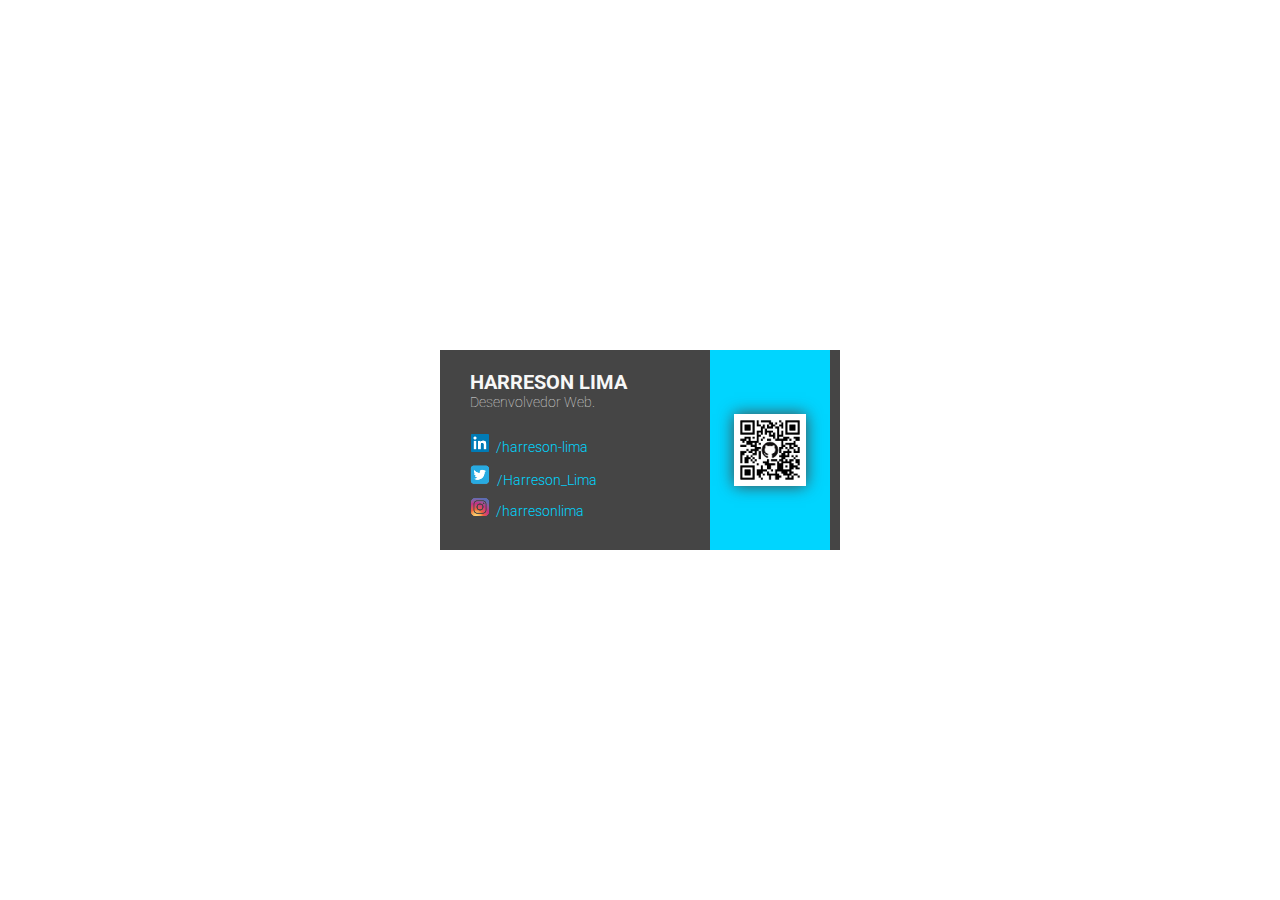
<file: Desafio_Css/index.html>
<!DOCTYPE html>
<html>
<head>
  <meta charset="UTF-8">
  <meta name="viewport" content="width=device-width, initial-scale=1.0">
  <link rel="stylesheet" href="./style.css">
  <link rel="preconnect" href="https://fonts.gstatic.com">
  <link href="https://fonts.googleapis.com/css2?family=Roboto:wght@100;300;500;700&display=swap" rel="stylesheet">  
  <title>Cartão de visitas</title>
</head>
<body>
  <div id="container">
    
    <div id="cartao">

      <div id="content">   
        
        <div id="nome">
          <h1>HARRESON LIMA</h1>
          <p>Desenvolvedor Web.</p>
        </div>

        <div id="social">

          <ul>
            <a href="https://www.linkedin.com/in/harreson-lima/" target="blank_"><li id="linkedin">/harreson-lima</li></a>
            <a href="https://twitter.com/Harreson_Lima" target="blank_"><li id="twitter">/Harreson_Lima</li></a>
            <a href="https://www.instagram.com/harresonlima/" target="blank_"><li id="insta">/harresonlima</li></a>
          </ul>
          
        </div>

      </div>
  
      <div id="qrCode">
        <img src="./img/frame.png" alt="qr code para para o site do github">
      </div>

    </div>
    
  </div>
</body>
</html>
</file>
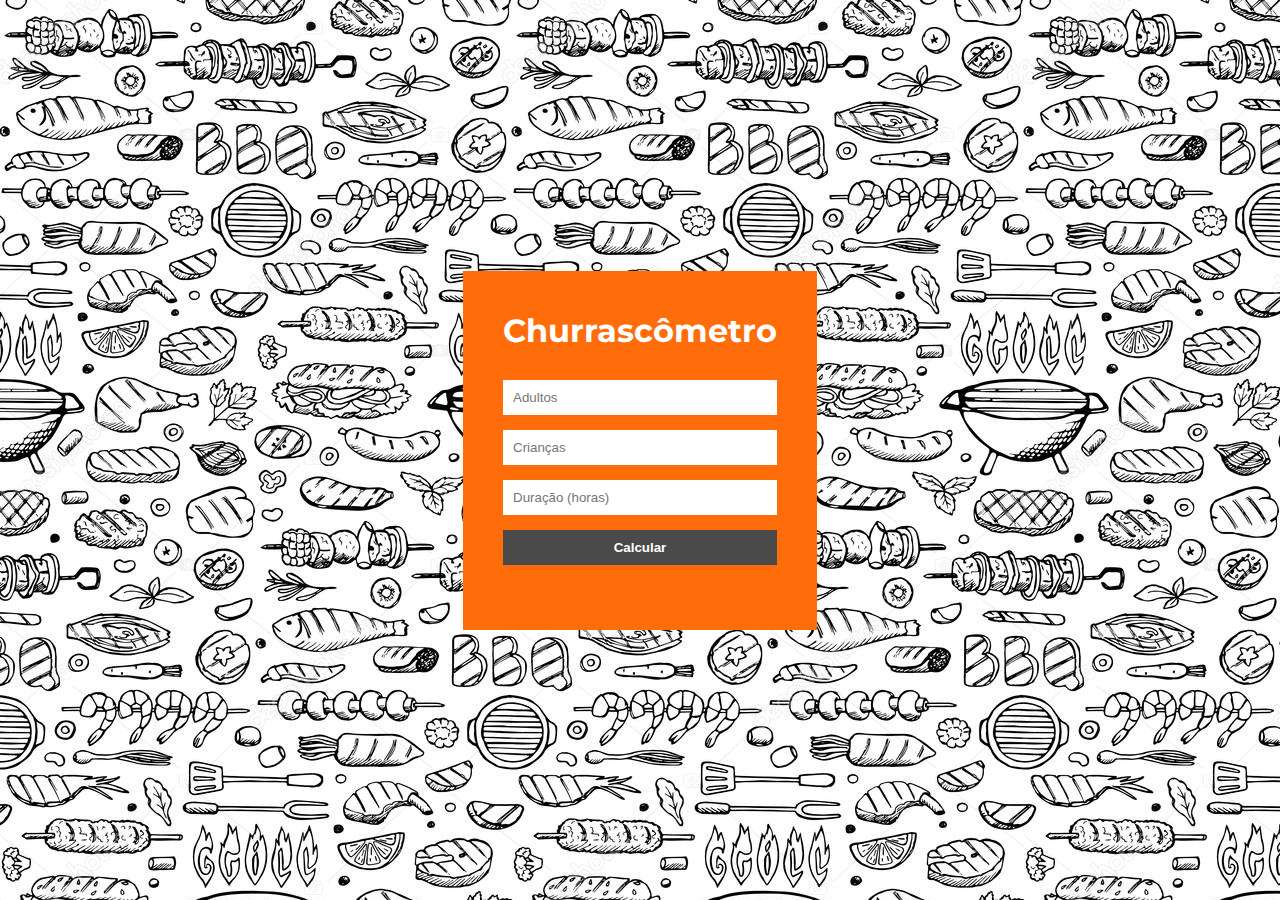
<file: Projeto - Churrascometro/index.html>
<!DOCTYPE html>
<html>
<head>
    <meta charset="UTF-8">
    <meta name="viewport" content="width=device-width, initial-scale=1.0">
    <meta http-equiv="X-UA-Compatible" content="ie=edge">
    <link rel="preconnect" href="https://fonts.gstatic.com">
    <link rel="preconnect" href="https://fonts.gstatic.com">
    <link href="https://fonts.googleapis.com/css2?family=Montserrat:wght@700&display=swap" rel="stylesheet">    <link rel="stylesheet" href="./styles/style.css">
    <title>Churrascômetro</title>
</head>
<body>
    <div class="container">
        <h1>Churrascômetro</h1>
        <input type="number" min="0" name="adultos" id="adultos" placeholder="Adultos">
        <input type="number" min="0" name="criancas" id="criancas" placeholder="Crianças">
        <input type="number" min="0" name="duracao" id="duracao" placeholder="Duração (horas)">
        <button onclick="calcular()">Calcular</button>

        <div id="resultado">

        </div>
    </div>
    <script src="./scripts/script.js"></script>
</body>
</html>
</file>
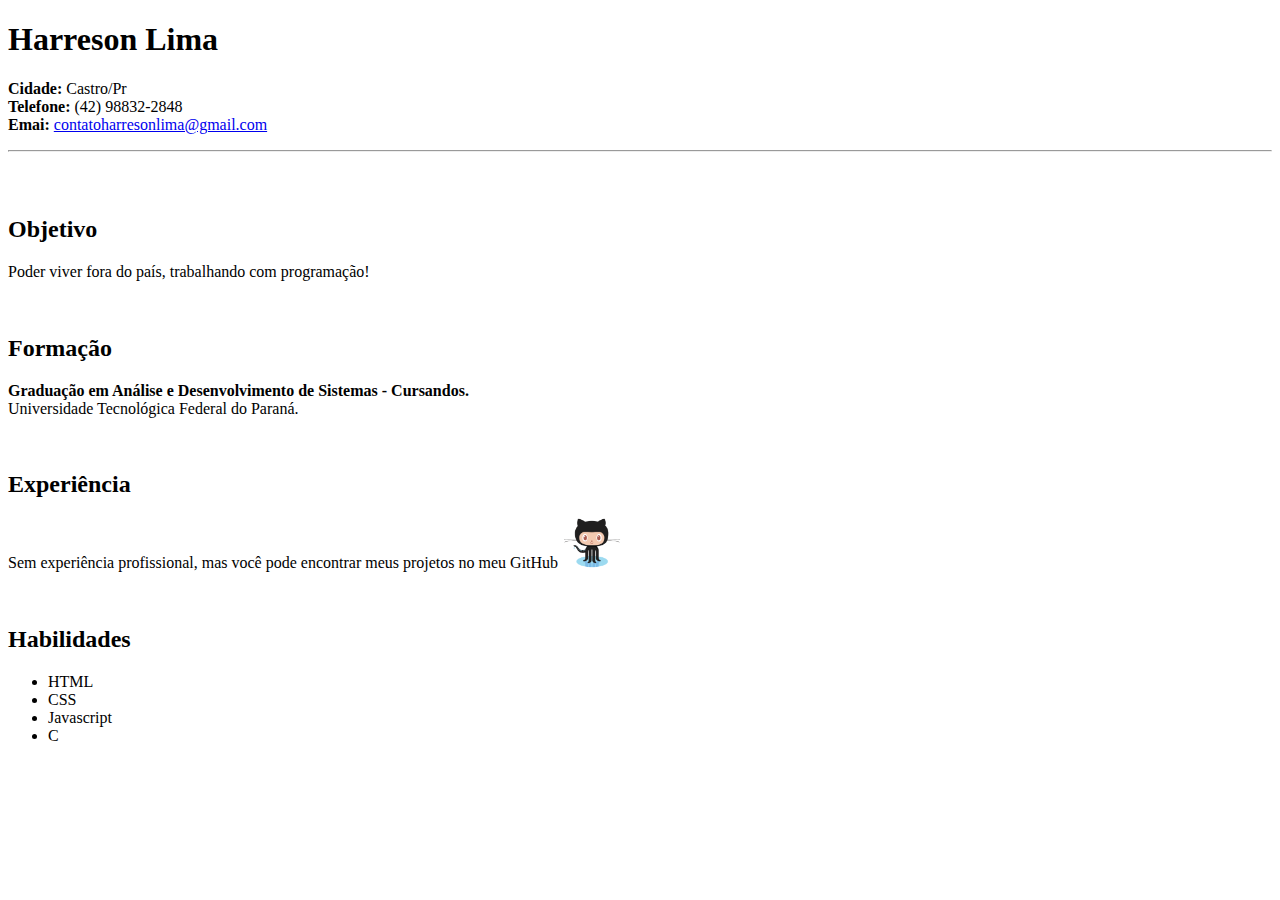
<file: Projeto-HTML-Básico/index.html>
<!DOCTYPE html>
<html>
<head>
	<title>Currículo</title>
	<meta charset="utf-8">
</head>
<body>
	<h1>Harreson Lima</h1>

	<p>
		<strong>Cidade:</strong> Castro/Pr
		<br>
		<strong>Telefone:</strong> (42) 98832-2848
		<br>
		<strong>Emai:</strong>
			<a href="mailto:contatoharresonlima@gmail.com">contatoharresonlima@gmail.com
			</a>
	</p>
	<hr>
	<br><br>

	<h2>Objetivo</h2>
	<p>Poder viver fora do país, trabalhando com programação!</p>
	<br>

	<h2>Formação</h2>
	<p>
		<strong>Graduação em Análise e Desenvolvimento de Sistemas - Cursandos.</strong><br>
		Universidade Tecnológica Federal do Paraná.
	</p>
	<br>

	<h2>Experiência</h2>
	<p>Sem experiência profissional, mas você pode encontrar meus projetos no meu GitHub <a href="https://github.com/Harreson-Lima" target="_blank"><img src="./img/Octocat.png" alt="logo do github" width="60"></a>
	</p>
	<br>

	<h2>Habilidades</h2>

	<ul>
		<li>HTML</li>
		<li>CSS</li>
		<li>Javascript</li>
		<li>C</li>
	</ul>
	<br><br><br>
</body>
</html>
</file>
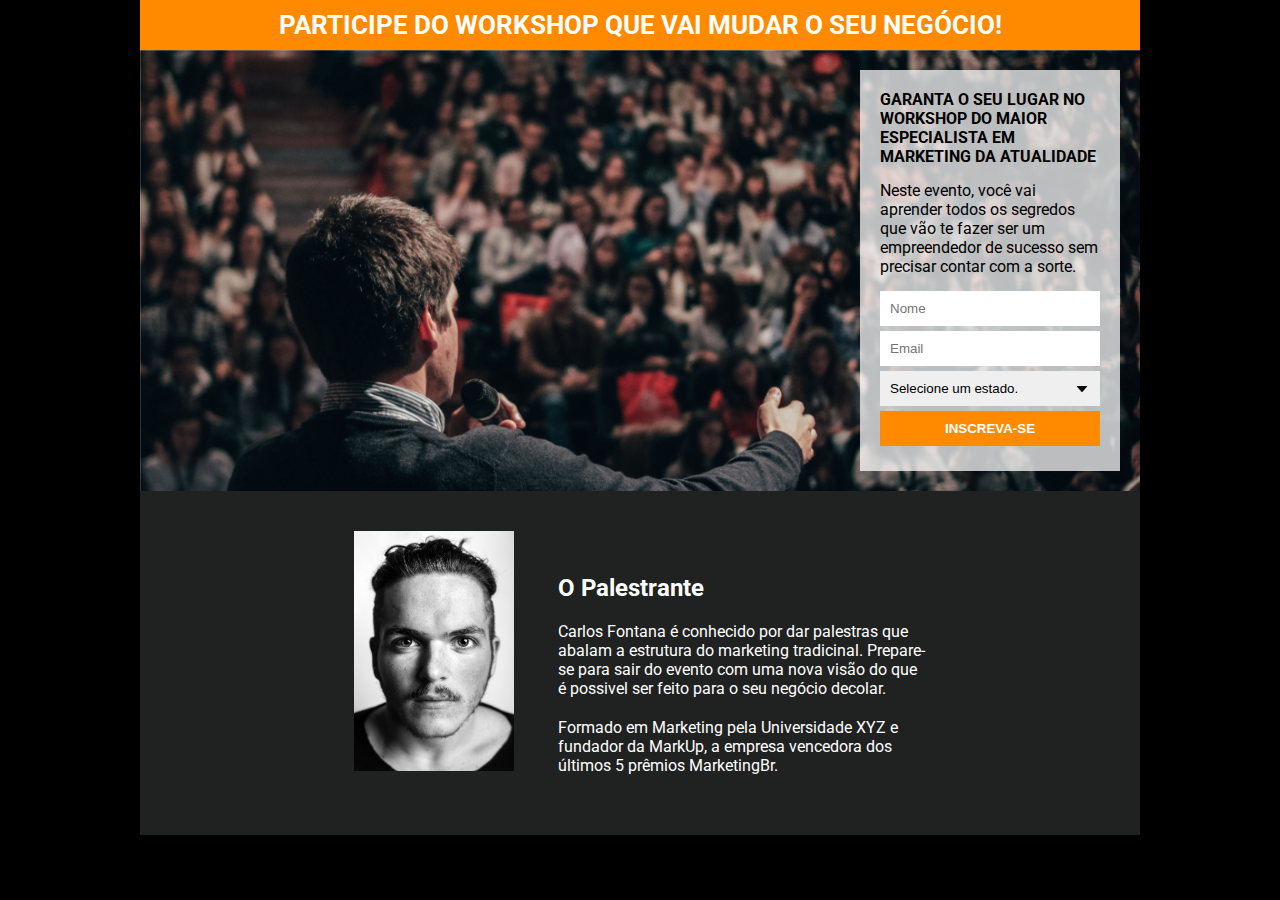
<file: Projeto - Pagina de Captura/versão 1/index.html>
<!DOCTYPE html>
<html lang="en">
<head>
    <meta charset="UTF-8">
    <meta name="viewport" content="width=device-width, initial-scale=1.0">
    <link rel="icon" href="./img/ico.png" type="image/png">
    <link rel="preconnect" href="https://fonts.gstatic.com">
    <link href="https://fonts.googleapis.com/css2?family=Roboto:wght@100;300;500;700&display=swap" rel="stylesheet">
    <link rel="stylesheet" type="text/css" href="./css/style.css">
    <title>Workshop</title>
</head>
<body>
    <div class="container">
        <header>
            <h1 class="title">PARTICIPE DO WORKSHOP QUE VAI MUDAR O SEU NEGÓCIO!</h1>
        </header>

        <section>
            <div class="formContainer">
                <h2 class="mb">GARANTA O SEU LUGAR NO WORKSHOP DO MAIOR ESPECIALISTA EM MARKETING DA ATUALIDADE</h2>
                <p class="mb">Neste evento, você vai aprender todos os segredos que vão te fazer ser um empreendedor de sucesso sem precisar contar com a sorte.</p>
                <form action="https://gmail.us7.list-manage.com/subscribe/post?u=9e9fa558fa516d552705b49ef&amp;id=378472875b"
                 method="post" id="mc-embedded-subscribe-form" name="mc-embedded-subscribe-form" class="validate" target="_blank" novalidate>
                    <input type="text" id="name" name="FNAME" placeholder="Nome" required>
                    <input type="email" id="email" name="EMAIL" placeholder="Email" required>
                    <select name="PLACE" required>
                        <option value="none" selected disabled>Selecione um estado.</option>
                        <option value="rj">Rio de Janeiro</option>
                        <option value="sp">São Paulo</option>
                        <option value="mg">Minas Gerais</option>
                        <option value="es">Espírito Santo</option>
                    </select>
                    <!-- real people should not fill this in and expect good things - do not remove this or risk form bot signups-->
                    <div style="position: absolute; left: -5000px;" aria-hidden="true">
                        <input type="text" name="b_9e9fa558fa516d552705b49ef_378472875b" tabindex="-1" value="">
                    </div>
                    <input type="submit" value="INSCREVA-SE">
                </form>
            </div>
        </section>
        <footer>
            <img src="./img/face.jpg" alt="foto do palestrante" class="picture">
            <div class="description">
                <h3>O Palestrante</h3>
                <p>Carlos Fontana é conhecido por dar palestras que abalam a estrutura do marketing tradicinal. Prepare-se para sair do evento com uma nova visão do que é possivel ser 
                    feito para o seu negócio decolar.</p>
                <p>Formado em Marketing pela Universidade XYZ e fundador da MarkUp, a empresa vencedora dos 
                    últimos 5 prêmios MarketingBr.</p>
            </div>
        </footer>
    </div>
</body>
</html>
</file>
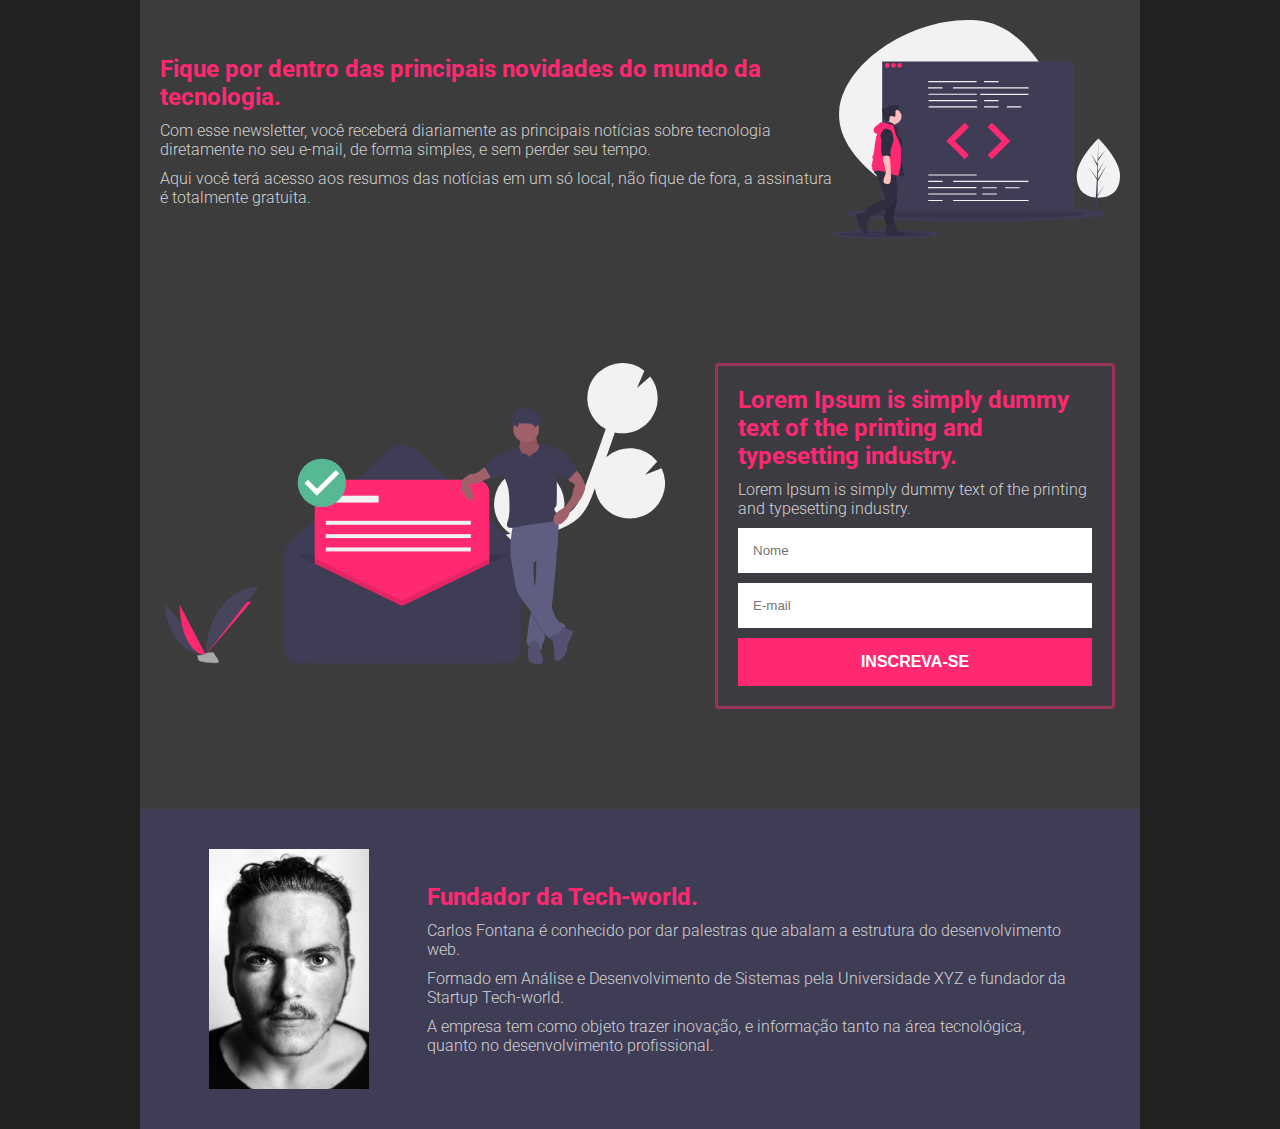
<file: Projeto - Pagina de Captura/versão 2/index.html>
<!DOCTYPE html>
<html>
<head>
    <meta charset="UTF-8">
    <meta name="viewport" content="width=device-width, initial-scale=1.0">
    <link rel="icon" href="./img/o-email.svg" type="image/svg">
    <link rel="stylesheet" type="text/css" href="./css/style.css">
    <link rel="preconnect" href="https://fonts.gstatic.com">
    <link href="https://fonts.googleapis.com/css2?family=Roboto:wght@100;300;500;700&display=swap" rel="stylesheet">
    <title>Newsletter | Tech-world</title>
</head>
<body>
    <div class="container">
        <header>
            <div class="title">
                <h1 class="mb">Fique por dentro das principais novidades do mundo da tecnologia.</h1>
                <p class="mb">Com esse newsletter, você receberá diariamente as principais notícias sobre tecnologia diretamente no seu e-mail, de forma simples, e sem perder seu tempo.</p>
                <p>Aqui você terá acesso aos resumos das notícias em um só local, não fique de fora, a assinatura é totalmente gratuita.</p>
            </div>
            <div class="image">
                <img src="./img/undraw_code_review_l1q9.svg" alt="">
            </div>
        </header>
        <section class="ptb">
            <div class="message">
                <img src="./img/undraw_message_sent_1030.svg" alt="">
            </div>
            <div class="formContainer">
                <h2 class="mb">Lorem Ipsum is simply dummy text of the printing and typesetting industry.</h2>
                <p class="mb">Lorem Ipsum is simply dummy text of the printing and typesetting industry.</p>
                <form action="https://gmail.us7.list-manage.com/subscribe/post?u=9e9fa558fa516d552705b49ef&amp;id=378472875b" method="post" id="mc-embedded-subscribe-form" name="mc-embedded-subscribe-form" class="validate"
                  novalidate>
                    <input type="text" class="mb" id="name" name="FNAME" placeholder="Nome">
                    <input type="email" class="mb" id="email" name="EMAIL" placeholder="E-mail">
                    <!-- real people should not fill this in and expect good things - do not remove this or risk form bot signups-->
                    <div style="position: absolute; left: -5000px;" aria-hidden="true">
                        <input type="text" name="b_9e9fa558fa516d552705b49ef_378472875b" tabindex="-1" value="">
                    </div>
                    <input type="submit" value="INSCREVA-SE">
                </form>
            </div>
        </section>

        <footer>
            <img src="./img/face.jpg" class="picture" alt="foto do fundador da tech-world">
            <div class="description">
                <h3 class="mb">Fundador da Tech-world.</h3>
                <p class="mb">Carlos Fontana é conhecido por dar palestras que abalam a estrutura do desenvolvimento web.</p>
                <p class="mb">Formado em Análise e Desenvolvimento de Sistemas pela Universidade XYZ e fundador da Startup Tech-world.</p>
                <p>A empresa tem como objeto trazer inovação, e informação tanto na área tecnológica, quanto no desenvolvimento profissional.  </p> 
            </div>
        </footer>
    </div>
</body>
</html>
</file>
<file: Desafio_Css/style.css>
* {
  margin: 0;
  padding: 0;
  box-sizing: border-box;
}

#container  {
  background-color: white;

  width: 100vw;
  height: 100vh;

  display: flex;
  justify-content: center;
  align-items: center;
}

#cartao {
  display: flex;
  justify-content: space-around;
  width: 400px;
  height: 200px;
  background-color: #454545;
}

#content {
  padding: 10px;

  color: #f7f7f7;
  font-family: 'Roboto', sans-serif;

  width: 60%;
  height: 100%;
}

#nome {
  width: 100%;
  height: 30%;
  padding: 10px;
}

#nome h1 {
  font-weight: 700;
  font-size: 20px;
}

#nome p {
  font-weight: 100;
  color: #e0e0e0;
  font-size: 14px;
}

#social {
  width: 100%;
  height: 70%;

  margin: 0;
  padding: 10px;
}

#social ul {
  list-style-type: none;
  list-style-position: inside;
}

#social li {
  margin: 10px 0;
}

#social a {
  font-size: 14px;
  font-weight: 300;
  text-decoration: none;
  color: #00d5ff;
}

#social #linkedin {
  list-style-image: url(./img/linkedin-logo.png);
  margin-left: 1px;
}

#social #twitter {
  list-style-image: url(./img/twitter-logo.png);
}

#social #insta {
  list-style-image: url(./img/insta-logo.png);
  margin-left: 1px;
}

#qrCode {
  display: flex;
  justify-content: center;
  align-items: center;

  width: 30%;
  height: 100%;
  background-color: #00d5ff;
}

#qrCode img {
  width: 72px;
  box-shadow: 0 0 15px #454545;
}
</file>
<file: Projeto - Churrascometro/styles/style.css>
* {
    margin: 0;
    padding: 0;
    box-sizing: border-box;
    font-family: Arial, Helvetica, sans-serif
}

body {
    height: 100vh;
    display: flex;
    align-items: center;
    justify-content: center;
    background-image: url(../img/background_barbecue.jpg);

}

.container {
    max-width: 400px;
    margin: auto;
    padding: 40px;
    background-color:#FF6C0A;
}

h1 {
    font-family: 'Montserrat', sans-serif;
    text-align: center;
    margin-bottom: 30px;
    color: #ffffff;
}

input, button {
    width: 100%;
    padding: 10px;
    display: block;
    margin-bottom: 15px;
    border: none;
}

button {
    background-color: #4a4a4a;
    color: #ffffff;
    font-weight: 700;
    transition: 0.2s;
}

button:hover {
    background-color: #383838;
    cursor: pointer;
}

#resultado {
    padding: 5px;
    text-align: center;
}

p {
    color: #ffffff;
    margin-bottom: 5px;
    font-weight: 700;
}
</file>
<file: Projeto - Pagina de Captura/versão 1/css/style.css>
* {
    margin: 0;
    padding: 0;
    box-sizing: border-box;
}

body {
    font-family: 'Roboto', sans-serif;
    background-color: #000000
}

.container {
    max-width: 1000px;
    margin: auto;
}

header {
    background-color: #ff8a00;
    text-align: center;
    color: white;
    padding: 10px;
}
.title {
    font-size: 26px;
}

section {
    padding: 20px;
    background-image: url(./../img/people.jpg);
    background-size: cover;
    overflow: hidden;
}

.formContainer {
    max-width: 260px;
    background-color: #ffffffbb;
    padding: 20px;
    float: right;
}

.mb {
    margin-bottom: 15px;
}

h2 {
    font-size: 16px;
}

input, select {
    width: 100%;
    padding: 10px;
    margin-bottom: 5px;
    border: none;
}

input[type="submit"] {
    color: #ffffff;
    background-color: #ff8a00;
    font-weight: bold;
}

input[type="submit"]:hover {
    cursor: pointer;
    background-color: #e77b00;
}

select {
    -moz-appearance: none;
    -webkit-appearance: none;
    appearance: none;

    background-image: url(./../img/arrow.jpg);
    background-repeat: no-repeat;
    background-position: calc(100% - 10px) center;
}

footer {
    background-color: #202121;
    padding: 40px;
    text-align: center;
}

.picture {
    width: 160px;
}

.description {
    color: #ffffff;
    display: inline-block;
    text-align: left;
    max-width: 40%;
    margin-left: 40px;
}

.description p, .description h3 {
    margin-bottom: 20px;
}

.description h3 {
    font-size: 24px;
}

@media screen and (max-width: 550px) {
    .formContainer {
        max-width: 100%;
    }

    .picture {
        margin-bottom: 15px;
    }

    .description {
        display: inline;
        margin-left: 0;
    }
}
</file>
<file: Projeto - Pagina de Captura/versão 2/css/style.css>
* {
    margin: 0;
    padding: 0;
    box-sizing: border-box;
}

body {
    background-color: #222222;
    font-family: 'Roboto', sans-serif;
}

.container {
    max-width: 1000px;
    margin: auto;
}

header {
    display: flex;
    align-items: center;
    width: 100%;
    background-color: #3c3c3c;
    padding: 20px;
    overflow: hidden;
}

.title {
    width: 70%;
}

h1, h2, h3 {
    font-size: 24px;
    color: #ff2971;
}

p {
    font-weight: 300;
    font-size: 16px;
    color: lightgray;
}

.mb {
    margin-bottom: 10px;
}

.image {
    width: 30%;
}

.image img {
    width: 100%;
}

.ptb {
    padding: 100px 0 100px 0;
}

section {
    display: flex;
    justify-content: space-around;
    width: 100%;
    padding: 10px;
    background-color: #3c3c3c;
}

.message {
    width: 50%;
}

.message img {
    width: 100%;
}

.formContainer {
    display: flex;
    justify-content: space-around;
    flex-direction: column;
    border: 3px solid #ff29707c;
    border-radius: 4px;
    background-color: #3f3d5638;
    padding: 20px;
    max-width: 40%;
}

input{
    width: 100%;
    padding: 15px;
    border: none;
}

input[type="submit"] {
    color: #ffffff;
    background-color: #ff2971;
    font-weight: bold;
    font-size: 16px;
}

input[type="submit"]:hover {
    cursor: pointer;
    background-color: #df2160;
}

footer {
    display: flex;
    justify-content: space-around;
    align-items: center;
    width: 100%;
    background-color: #3f3d56;
    padding: 40px;
}

.picture {
    width: 160px;


}


.description {
    max-width: 70%;

}

@media screen and (max-width: 650px) {

    .title {
        width: 100%;
    }
    
    h1, h2, h3 {
        font-size: 20px;
    }
    
    .image {
        display: none;
    }
    
    .message {
        display: none;
    }

    .ptb {
        padding: 40px 0;
    }
    
    .formContainer {
        max-width: 90%;
    }
    
    footer {
        display: flex;
        flex-direction: column;
    }
    
    .picture {
        width: 120px;
        margin-bottom: 20px;
    }
    
    .description {
        max-width: 100%;
    }
}
</file>
